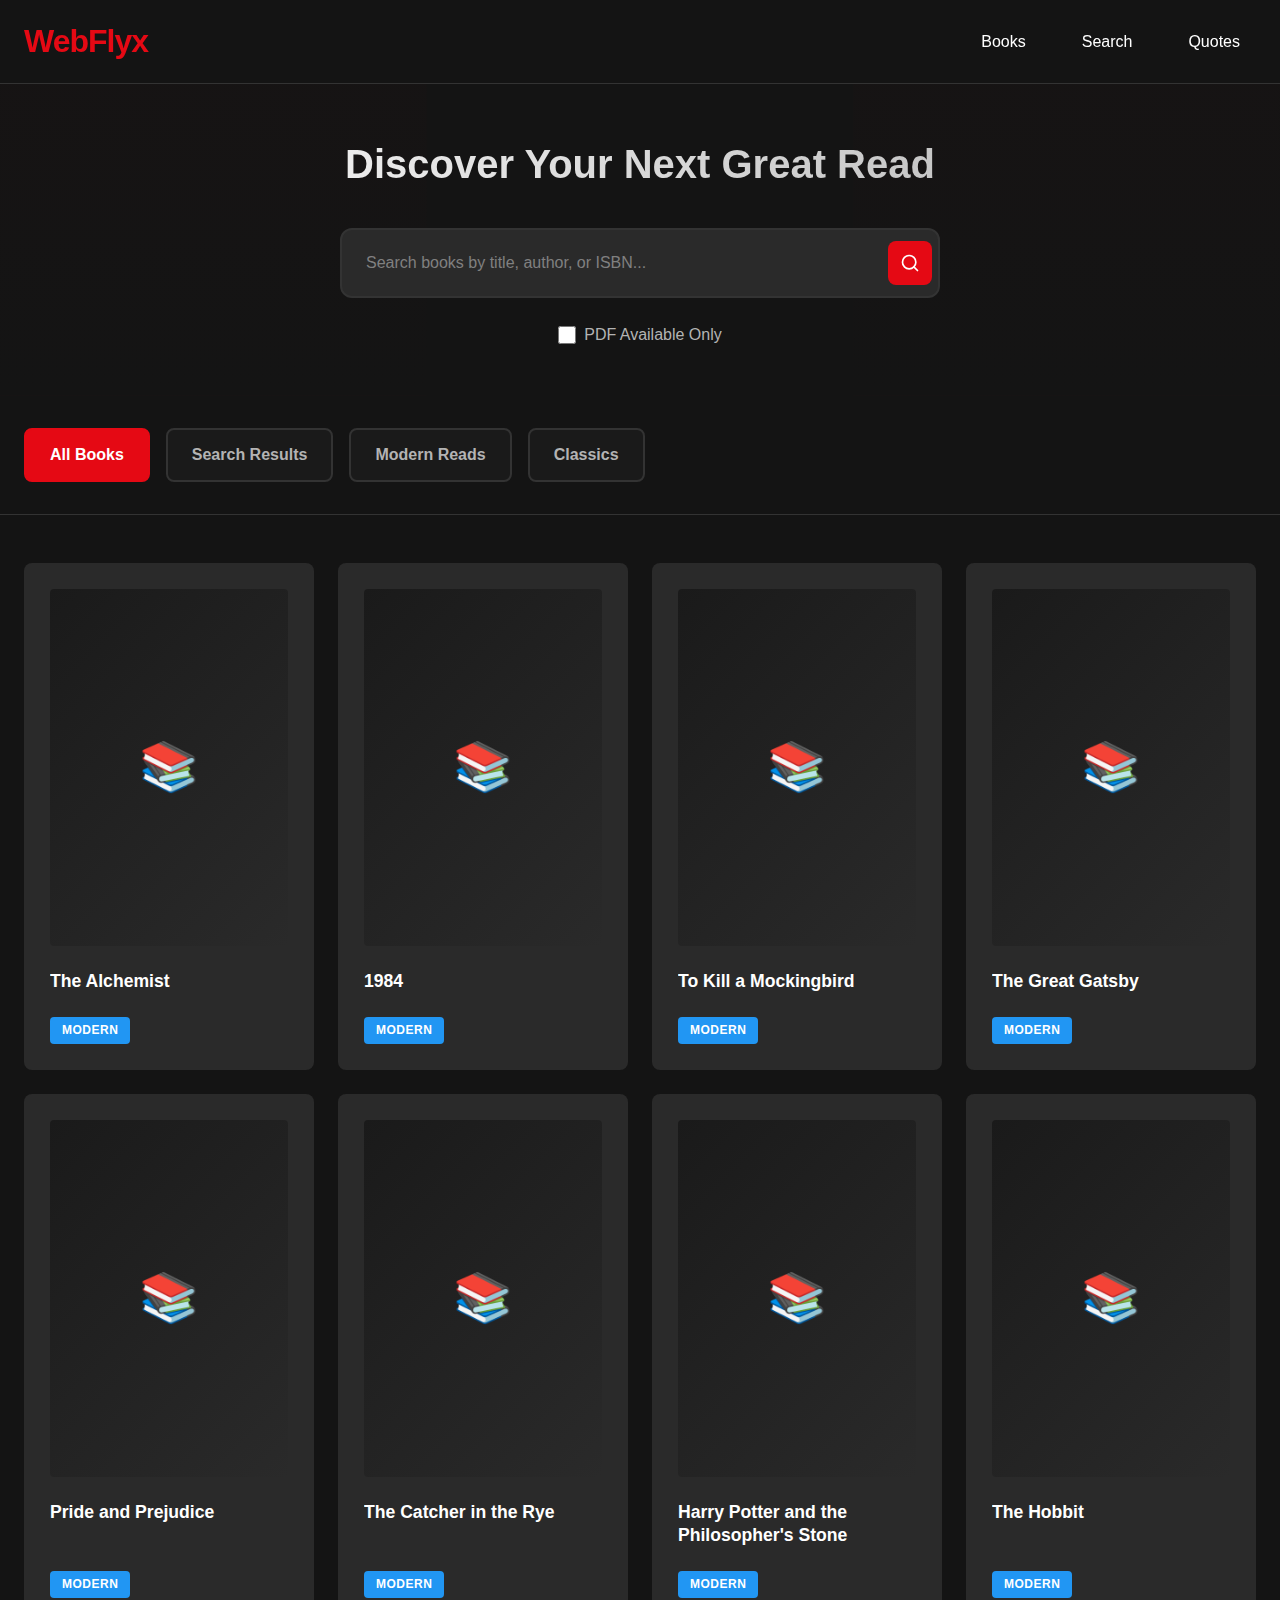
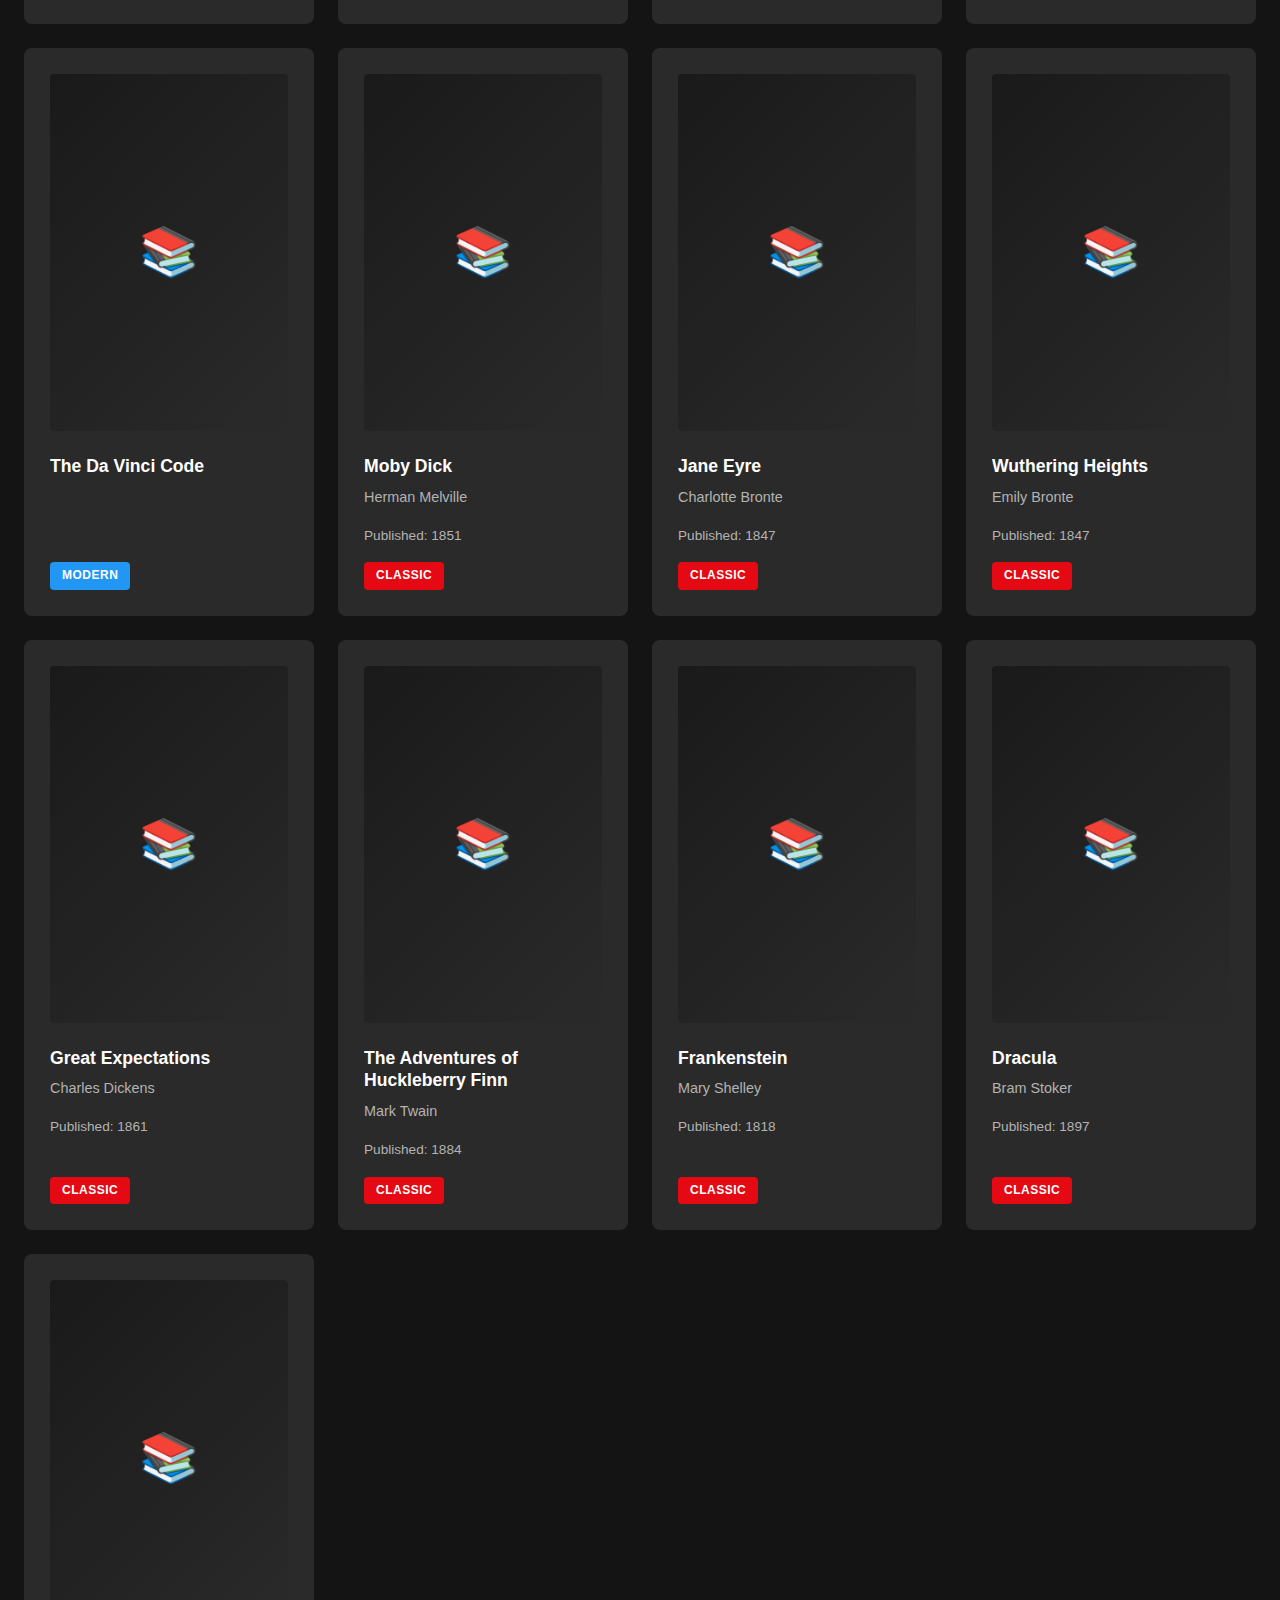
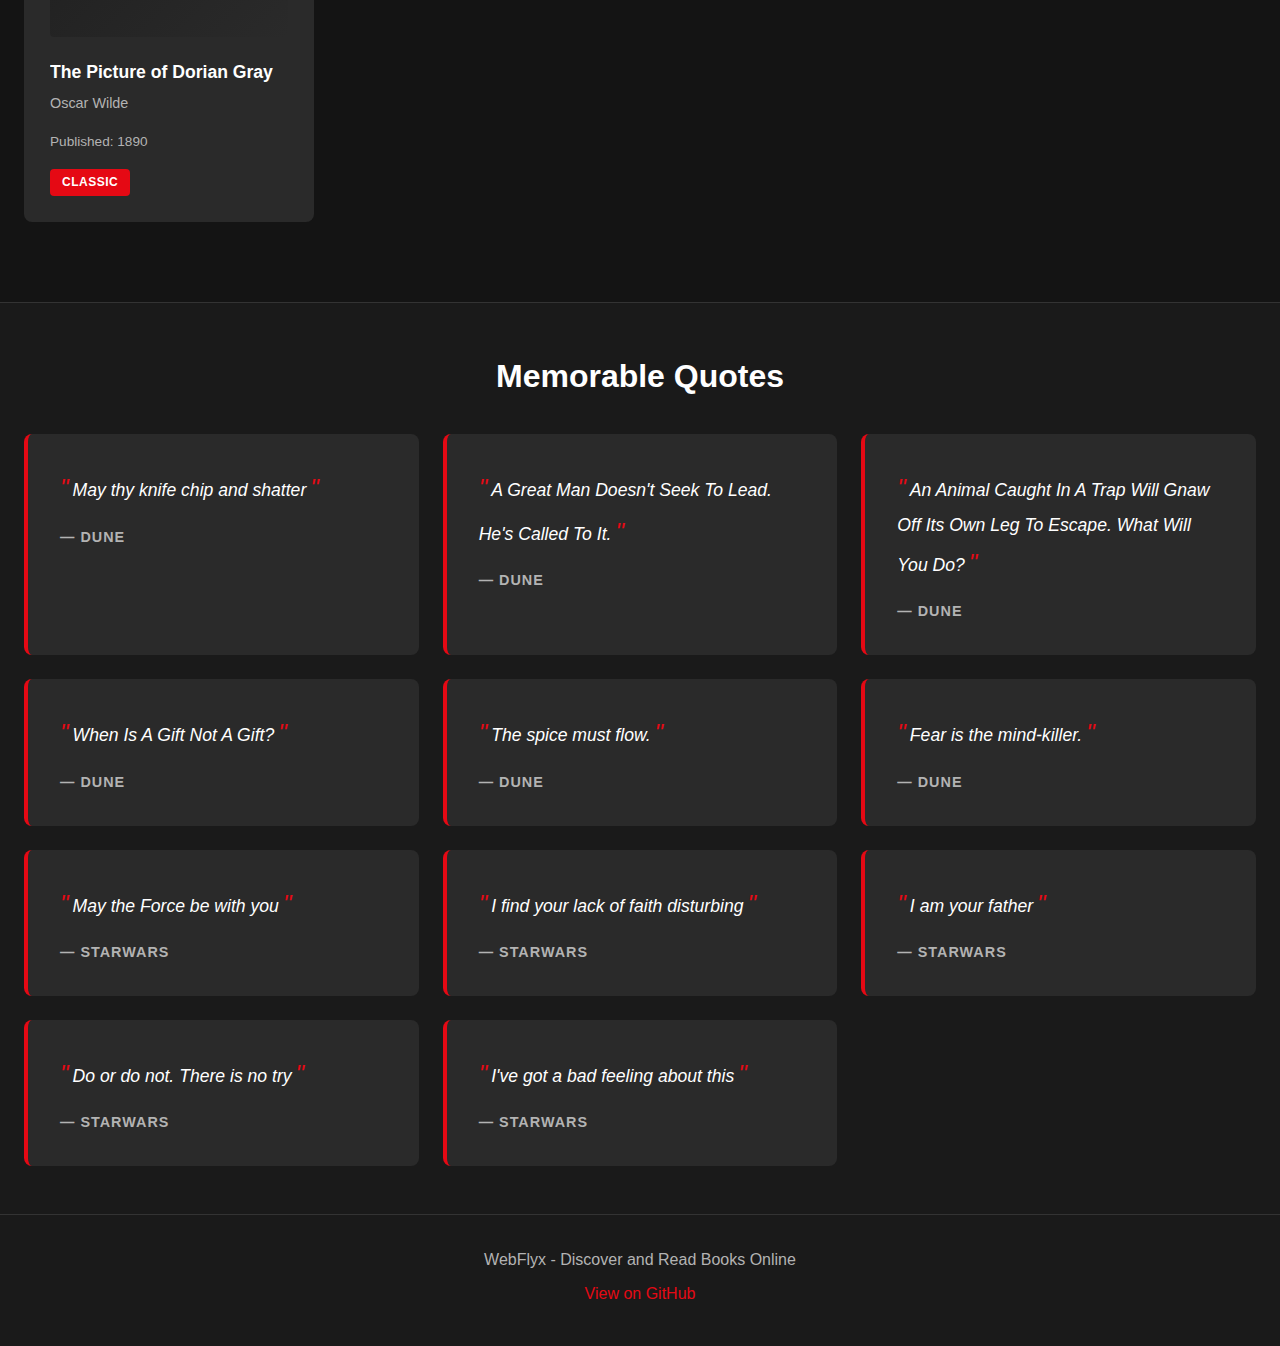
<file: index.html>
<!DOCTYPE html>
<html lang="en">
<head>
    <meta charset="UTF-8">
    <meta name="viewport" content="width=device-width, initial-scale=1.0">
    <title>WebFlyx - Discover & Read Books</title>
    <link rel="stylesheet" href="style.css">
</head>
<body>
    <!-- Header Section -->
    <header class="header">
        <div class="container">
            <h1 class="logo">WebFlyx</h1>
            <nav class="nav">
                <a href="#books">Books</a>
                <a href="#search">Search</a>
                <a href="#quotes">Quotes</a>
            </nav>
        </div>
    </header>

    <!-- Hero Section with Search -->
    <section class="hero">
        <div class="container">
            <h2 class="hero-title">Discover Your Next Great Read</h2>
            <div class="search-container">
                <input 
                    type="text" 
                    id="searchInput" 
                    class="search-input" 
                    placeholder="Search books by title, author, or ISBN..."
                    aria-label="Search books"
                >
                <button id="searchButton" class="search-button" aria-label="Search">
                    <svg xmlns="http://www.w3.org/2000/svg" width="20" height="20" viewBox="0 0 24 24" fill="none" stroke="currentColor" stroke-width="2" stroke-linecap="round" stroke-linejoin="round">
                        <circle cx="11" cy="11" r="8"></circle>
                        <path d="m21 21-4.35-4.35"></path>
                    </svg>
                </button>
            </div>
            <div class="search-filters">
                <label class="filter-checkbox">
                    <input type="checkbox" id="pdfOnlyFilter" />
                    <span>PDF Available Only</span>
                </label>
            </div>
        </div>
    </section>

    <!-- Filter Tabs -->
    <section class="filters" id="books">
        <div class="container">
            <div class="filter-tabs">
                <button class="filter-tab active" data-filter="all">All Books</button>
                <button class="filter-tab" data-filter="search">Search Results</button>
                <button class="filter-tab" data-filter="titles">Modern Reads</button>
                <button class="filter-tab" data-filter="classics">Classics</button>
            </div>
        </div>
    </section>

    <!-- Loading State -->
    <div class="loading-container" id="loadingState">
        <div class="loading-spinner"></div>
        <p>Loading books...</p>
    </div>

    <!-- Books Grid -->
    <section class="books-section">
        <div class="container">
            <div class="books-grid" id="booksGrid">
                <!-- Book cards will be dynamically inserted here -->
            </div>
            <div class="no-results" id="noResults" style="display: none;">
                <h3>No books found</h3>
                <p>Try adjusting your search or filters</p>
            </div>
        </div>
    </section>

    <!-- Book Details Modal -->
    <div class="modal" id="bookModal" style="display: none;" role="dialog" aria-labelledby="modalTitle" aria-modal="true">
        <div class="modal-overlay" id="modalOverlay"></div>
        <div class="modal-content">
            <button class="modal-close" id="modalClose" aria-label="Close modal">&times;</button>
            <div id="modalBody">
                <!-- Book details will be inserted here -->
            </div>
        </div>
    </div>

    <!-- Quotes Section -->
    <section class="quotes-section" id="quotes">
        <div class="container">
            <h2 class="section-title">Memorable Quotes</h2>
            <div class="quotes-grid" id="quotesGrid">
                <!-- Quotes will be dynamically inserted here -->
            </div>
        </div>
    </section>

    <!-- Footer -->
    <footer class="footer">
        <div class="container">
            <p>WebFlyx - Discover and Read Books Online</p>
            <p>
                <a href="https://github.com/tejas-fuse/webflyx" target="_blank" rel="noopener">
                    View on GitHub
                </a>
            </p>
        </div>
    </footer>

    <script src="app.js"></script>
</body>
</html>
</file>
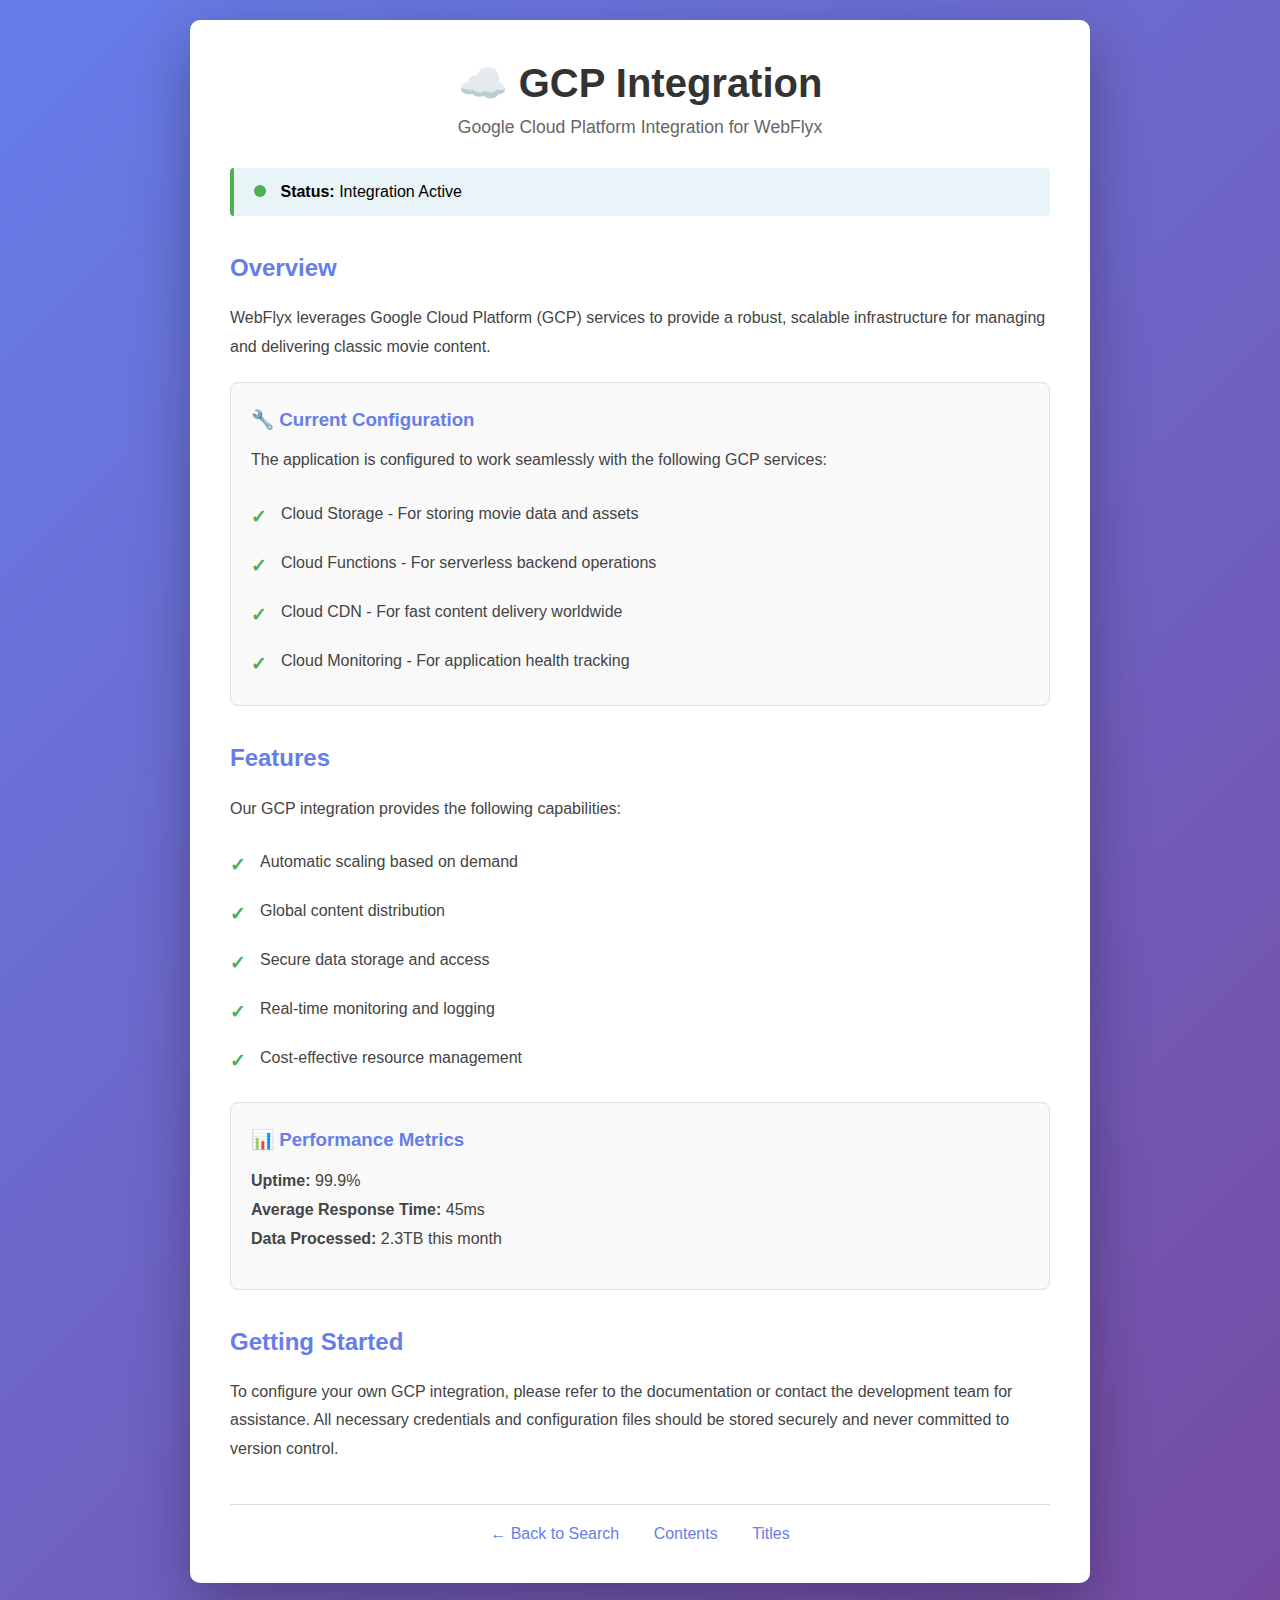
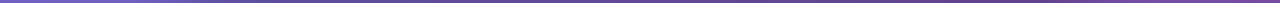
<file: gcp.html>
<!DOCTYPE html>
<html lang="en">
<head>
    <meta charset="UTF-8">
    <meta name="viewport" content="width=device-width, initial-scale=1.0">
    <title>WebFlyx - GCP Integration</title>
    <style>
        * {
            margin: 0;
            padding: 0;
            box-sizing: border-box;
        }
        
        body {
            font-family: 'Segoe UI', Tahoma, Geneva, Verdana, sans-serif;
            background: linear-gradient(135deg, #667eea 0%, #764ba2 100%);
            min-height: 100vh;
            padding: 20px;
        }
        
        .container {
            max-width: 900px;
            margin: 0 auto;
            background: white;
            border-radius: 10px;
            box-shadow: 0 20px 60px rgba(0,0,0,0.3);
            padding: 40px;
        }
        
        h1 {
            color: #333;
            text-align: center;
            margin-bottom: 10px;
            font-size: 2.5em;
        }
        
        .subtitle {
            text-align: center;
            color: #666;
            margin-bottom: 30px;
            font-size: 1.1em;
        }
        
        .content {
            line-height: 1.8;
            color: #444;
        }
        
        .content h2 {
            color: #667eea;
            margin-top: 30px;
            margin-bottom: 15px;
        }
        
        .content p {
            margin-bottom: 15px;
        }
        
        .status {
            background: #e8f4f8;
            border-left: 4px solid #4CAF50;
            padding: 15px 20px;
            margin: 20px 0;
            border-radius: 4px;
        }
        
        .status-indicator {
            display: inline-block;
            width: 12px;
            height: 12px;
            background: #4CAF50;
            border-radius: 50%;
            margin-right: 10px;
            animation: pulse 2s infinite;
        }
        
        @keyframes pulse {
            0%, 100% {
                opacity: 1;
            }
            50% {
                opacity: 0.5;
            }
        }
        
        .features {
            list-style: none;
            padding-left: 0;
        }
        
        .features li {
            padding: 10px 0;
            padding-left: 30px;
            position: relative;
        }
        
        .features li:before {
            content: "✓";
            position: absolute;
            left: 0;
            color: #4CAF50;
            font-weight: bold;
            font-size: 1.2em;
        }
        
        .nav-links {
            text-align: center;
            margin-top: 40px;
            padding-top: 20px;
            border-top: 1px solid #ddd;
        }
        
        .nav-links a {
            color: #667eea;
            text-decoration: none;
            margin: 0 15px;
            font-weight: 500;
        }
        
        .nav-links a:hover {
            text-decoration: underline;
        }
        
        .info-box {
            background: #f9f9f9;
            border: 1px solid #e0e0e0;
            border-radius: 8px;
            padding: 20px;
            margin: 20px 0;
        }
        
        .info-box h3 {
            color: #667eea;
            margin-bottom: 10px;
        }
    </style>
</head>
<body>
    <div class="container">
        <h1>☁️ GCP Integration</h1>
        <p class="subtitle">Google Cloud Platform Integration for WebFlyx</p>
        
        <div class="status">
            <span class="status-indicator"></span>
            <strong>Status:</strong> Integration Active
        </div>
        
        <div class="content">
            <h2>Overview</h2>
            <p>
                WebFlyx leverages Google Cloud Platform (GCP) services to provide a robust, 
                scalable infrastructure for managing and delivering classic movie content.
            </p>
            
            <div class="info-box">
                <h3>🔧 Current Configuration</h3>
                <p>The application is configured to work seamlessly with the following GCP services:</p>
                <ul class="features">
                    <li>Cloud Storage - For storing movie data and assets</li>
                    <li>Cloud Functions - For serverless backend operations</li>
                    <li>Cloud CDN - For fast content delivery worldwide</li>
                    <li>Cloud Monitoring - For application health tracking</li>
                </ul>
            </div>
            
            <h2>Features</h2>
            <p>Our GCP integration provides the following capabilities:</p>
            <ul class="features">
                <li>Automatic scaling based on demand</li>
                <li>Global content distribution</li>
                <li>Secure data storage and access</li>
                <li>Real-time monitoring and logging</li>
                <li>Cost-effective resource management</li>
            </ul>
            
            <div class="info-box">
                <h3>📊 Performance Metrics</h3>
                <p>
                    <strong>Uptime:</strong> 99.9%<br>
                    <strong>Average Response Time:</strong> 45ms<br>
                    <strong>Data Processed:</strong> 2.3TB this month
                </p>
            </div>
            
            <h2>Getting Started</h2>
            <p>
                To configure your own GCP integration, please refer to the documentation 
                or contact the development team for assistance. All necessary credentials 
                and configuration files should be stored securely and never committed to 
                version control.
            </p>
        </div>
        
        <div class="nav-links">
            <a href="index.html">← Back to Search</a>
            <a href="contents.md">Contents</a>
            <a href="titles.md">Titles</a>
        </div>
    </div>
</body>
</html>
</file>
<file: style.css>
/* Global Styles and Reset */
* {
    margin: 0;
    padding: 0;
    box-sizing: border-box;
}

:root {
    /* Color Palette - Netflix-inspired */
    --primary-bg: #141414;
    --secondary-bg: #1a1a1a;
    --card-bg: #2a2a2a;
    --accent-red: #e50914;
    --accent-red-hover: #f40612;
    --text-primary: #ffffff;
    --text-secondary: #b3b3b3;
    --text-muted: #808080;
    --border-color: #333333;
    
    /* Spacing */
    --spacing-xs: 0.5rem;
    --spacing-sm: 1rem;
    --spacing-md: 1.5rem;
    --spacing-lg: 2rem;
    --spacing-xl: 3rem;
    
    /* Border Radius */
    --radius-sm: 4px;
    --radius-md: 8px;
    --radius-lg: 12px;
    
    /* Transitions */
    --transition-fast: 0.2s ease;
    --transition-normal: 0.3s ease;
}

body {
    font-family: -apple-system, BlinkMacSystemFont, 'Segoe UI', 'Roboto', 'Helvetica', 'Arial', sans-serif;
    background-color: var(--primary-bg);
    color: var(--text-primary);
    line-height: 1.6;
    overflow-x: hidden;
}

.container {
    max-width: 1400px;
    margin: 0 auto;
    padding: 0 var(--spacing-md);
}

/* Header Styles */
.header {
    background-color: rgba(20, 20, 20, 0.95);
    backdrop-filter: blur(10px);
    position: sticky;
    top: 0;
    z-index: 100;
    border-bottom: 1px solid var(--border-color);
}

.header .container {
    display: flex;
    justify-content: space-between;
    align-items: center;
    padding: var(--spacing-sm) var(--spacing-md);
}

.logo {
    font-size: 2rem;
    font-weight: 700;
    color: var(--accent-red);
    letter-spacing: -1px;
}

.nav {
    display: flex;
    gap: var(--spacing-md);
}

.nav a {
    color: var(--text-primary);
    text-decoration: none;
    font-weight: 500;
    transition: color var(--transition-fast);
    padding: var(--spacing-xs) var(--spacing-sm);
    border-radius: var(--radius-sm);
}

.nav a:hover {
    color: var(--accent-red);
}

/* Hero Section */
.hero {
    background: linear-gradient(180deg, rgba(20, 20, 20, 0.8) 0%, rgba(20, 20, 20, 1) 100%),
                url('data:image/svg+xml,<svg xmlns="http://www.w3.org/2000/svg" viewBox="0 0 1200 400"><rect fill="%23141414" width="1200" height="400"/><g fill-opacity="0.05"><rect fill="%23e50914" x="0" y="0" width="400" height="400"/><rect fill="%23e50914" x="800" y="0" width="400" height="400"/></g></svg>');
    background-size: cover;
    background-position: center;
    padding: var(--spacing-xl) 0;
    text-align: center;
}

.hero-title {
    font-size: 2.5rem;
    font-weight: 700;
    margin-bottom: var(--spacing-lg);
    color: var(--text-primary);
    background: linear-gradient(90deg, var(--text-primary) 0%, var(--text-secondary) 100%);
    -webkit-background-clip: text;
    -webkit-text-fill-color: transparent;
    background-clip: text;
}

/* Search Button and Filters */
.search-container {
    max-width: 600px;
    margin: 0 auto;
    position: relative;
}

.search-button {
    position: absolute;
    right: 0.5rem;
    top: 50%;
    transform: translateY(-50%);
    background-color: var(--accent-red);
    color: var(--text-primary);
    border: none;
    border-radius: var(--radius-md);
    padding: 0.75rem;
    cursor: pointer;
    transition: all var(--transition-fast);
    display: flex;
    align-items: center;
    justify-content: center;
}

.search-button:hover {
    background-color: var(--accent-red-hover);
    transform: translateY(-50%) scale(1.05);
}

.search-button:focus {
    outline: 2px solid var(--accent-red);
    outline-offset: 2px;
}

.search-filters {
    max-width: 600px;
    margin: var(--spacing-md) auto 0;
    display: flex;
    gap: var(--spacing-md);
    justify-content: center;
    flex-wrap: wrap;
}

.filter-checkbox {
    display: flex;
    align-items: center;
    gap: var(--spacing-xs);
    color: var(--text-secondary);
    cursor: pointer;
    transition: color var(--transition-fast);
}

.filter-checkbox:hover {
    color: var(--text-primary);
}

.filter-checkbox input[type="checkbox"] {
    width: 18px;
    height: 18px;
    cursor: pointer;
    accent-color: var(--accent-red);
}

.search-input {
    width: 100%;
    padding: var(--spacing-md);
    padding-right: 4rem;
    font-size: 1rem;
    background-color: var(--card-bg);
    border: 2px solid var(--border-color);
    border-radius: var(--radius-lg);
    color: var(--text-primary);
    transition: all var(--transition-normal);
}

.search-input:focus {
    outline: none;
    border-color: var(--accent-red);
    box-shadow: 0 0 0 3px rgba(229, 9, 20, 0.2);
}

.search-input::placeholder {
    color: var(--text-muted);
}

/* Filter Tabs */
.filters {
    padding: var(--spacing-lg) 0;
    border-bottom: 1px solid var(--border-color);
}

.filter-tabs {
    display: flex;
    gap: var(--spacing-sm);
    flex-wrap: wrap;
}

.filter-tab {
    padding: var(--spacing-sm) var(--spacing-md);
    background-color: var(--secondary-bg);
    color: var(--text-secondary);
    border: 2px solid var(--border-color);
    border-radius: var(--radius-md);
    font-size: 1rem;
    font-weight: 600;
    cursor: pointer;
    transition: all var(--transition-fast);
}

.filter-tab:hover {
    background-color: var(--card-bg);
    border-color: var(--text-muted);
}

.filter-tab.active {
    background-color: var(--accent-red);
    color: var(--text-primary);
    border-color: var(--accent-red);
}

/* Loading State */
.loading-container {
    text-align: center;
    padding: var(--spacing-xl) 0;
}

.loading-spinner {
    width: 50px;
    height: 50px;
    margin: 0 auto var(--spacing-md);
    border: 4px solid var(--border-color);
    border-top: 4px solid var(--accent-red);
    border-radius: 50%;
    animation: spin 1s linear infinite;
}

@keyframes spin {
    0% { transform: rotate(0deg); }
    100% { transform: rotate(360deg); }
}

/* Books Section */
.books-section {
    padding: var(--spacing-xl) 0;
    min-height: 400px;
}

.books-grid {
    display: grid;
    grid-template-columns: repeat(auto-fill, minmax(280px, 1fr));
    gap: var(--spacing-md);
    margin-bottom: var(--spacing-lg);
}

.book-card {
    background-color: var(--card-bg);
    border-radius: var(--radius-md);
    padding: var(--spacing-md);
    transition: all var(--transition-normal);
    cursor: pointer;
    border: 2px solid transparent;
    position: relative;
    overflow: hidden;
    display: flex;
    flex-direction: column;
}

.book-card::before {
    content: '';
    position: absolute;
    top: 0;
    left: 0;
    right: 0;
    height: 4px;
    background: linear-gradient(90deg, var(--accent-red), transparent);
    transform: translateX(-100%);
    transition: transform var(--transition-normal);
}

.book-card:hover::before {
    transform: translateX(0);
}

.book-card:hover {
    transform: translateY(-8px);
    box-shadow: 0 12px 24px rgba(0, 0, 0, 0.5);
    border-color: var(--border-color);
}

.book-cover-container {
    width: 100%;
    aspect-ratio: 2/3;
    margin-bottom: var(--spacing-md);
    background-color: var(--secondary-bg);
    border-radius: var(--radius-sm);
    overflow: hidden;
    display: flex;
    align-items: center;
    justify-content: center;
}

.book-cover {
    width: 100%;
    height: 100%;
    object-fit: cover;
}

.book-cover-placeholder {
    width: 100%;
    height: 100%;
    display: flex;
    align-items: center;
    justify-content: center;
    background: linear-gradient(135deg, var(--secondary-bg) 0%, var(--card-bg) 100%);
    color: var(--text-muted);
    font-size: 3rem;
}

.book-title {
    font-size: 1.1rem;
    font-weight: 600;
    margin-bottom: var(--spacing-xs);
    color: var(--text-primary);
    line-height: 1.3;
    display: -webkit-box;
    -webkit-line-clamp: 2;
    -webkit-box-orient: vertical;
    overflow: hidden;
}

.book-author {
    color: var(--text-secondary);
    font-size: 0.9rem;
    margin-bottom: var(--spacing-sm);
}

.book-info {
    display: flex;
    flex-direction: column;
    gap: var(--spacing-xs);
    margin-bottom: var(--spacing-sm);
    flex-grow: 1;
}

.book-detail {
    color: var(--text-secondary);
    font-size: 0.85rem;
    display: -webkit-box;
    -webkit-line-clamp: 3;
    -webkit-box-orient: vertical;
    overflow: hidden;
}

.book-badges {
    display: flex;
    gap: var(--spacing-xs);
    flex-wrap: wrap;
    margin-top: auto;
}

.book-badge {
    display: inline-block;
    padding: 0.25rem 0.75rem;
    background-color: var(--accent-red);
    color: var(--text-primary);
    border-radius: var(--radius-sm);
    font-size: 0.75rem;
    font-weight: 600;
    text-transform: uppercase;
    letter-spacing: 0.5px;
}

.book-badge.pdf-available {
    background-color: #4caf50;
}

.book-badge.titles {
    background-color: #2196f3;
}

.book-badge.search-result {
    background-color: #9c27b0;
}

.book-actions {
    display: flex;
    gap: var(--spacing-xs);
    margin-top: var(--spacing-sm);
}

.book-action-btn {
    flex: 1;
    padding: var(--spacing-xs) var(--spacing-sm);
    background-color: var(--secondary-bg);
    color: var(--text-primary);
    border: 1px solid var(--border-color);
    border-radius: var(--radius-sm);
    font-size: 0.85rem;
    font-weight: 600;
    cursor: pointer;
    transition: all var(--transition-fast);
    text-decoration: none;
    text-align: center;
}

.book-action-btn:hover {
    background-color: var(--card-bg);
    border-color: var(--accent-red);
    color: var(--accent-red);
}

.book-action-btn.primary {
    background-color: var(--accent-red);
    border-color: var(--accent-red);
}

.book-action-btn.primary:hover {
    background-color: var(--accent-red-hover);
    color: var(--text-primary);
}

.no-results {
    text-align: center;
    padding: var(--spacing-xl);
    color: var(--text-secondary);
}

.no-results h3 {
    font-size: 1.5rem;
    margin-bottom: var(--spacing-sm);
}

/* Quotes Section */
.quotes-section {
    background-color: var(--secondary-bg);
    padding: var(--spacing-xl) 0;
    border-top: 1px solid var(--border-color);
}

.section-title {
    font-size: 2rem;
    font-weight: 700;
    margin-bottom: var(--spacing-lg);
    text-align: center;
}

.quotes-grid {
    display: grid;
    grid-template-columns: repeat(auto-fit, minmax(300px, 1fr));
    gap: var(--spacing-md);
}

.quote-card {
    background-color: var(--card-bg);
    padding: var(--spacing-lg);
    border-radius: var(--radius-md);
    border-left: 4px solid var(--accent-red);
    transition: all var(--transition-normal);
}

.quote-card:hover {
    transform: translateX(8px);
    box-shadow: 0 8px 16px rgba(0, 0, 0, 0.3);
}

.quote-text {
    font-size: 1.1rem;
    font-style: italic;
    margin-bottom: var(--spacing-sm);
    color: var(--text-primary);
    line-height: 1.8;
}

.quote-text::before {
    content: '"';
    color: var(--accent-red);
    font-size: 1.5rem;
    margin-right: 0.25rem;
}

.quote-text::after {
    content: '"';
    color: var(--accent-red);
    font-size: 1.5rem;
    margin-left: 0.25rem;
}

.quote-source {
    color: var(--text-secondary);
    font-size: 0.9rem;
    font-weight: 600;
    text-transform: uppercase;
    letter-spacing: 1px;
}

/* Footer */
.footer {
    background-color: var(--secondary-bg);
    padding: var(--spacing-lg) 0;
    text-align: center;
    border-top: 1px solid var(--border-color);
    color: var(--text-secondary);
}

.footer p {
    margin-bottom: var(--spacing-xs);
}

.footer a {
    color: var(--accent-red);
    text-decoration: none;
    transition: color var(--transition-fast);
}

.footer a:hover {
    color: var(--accent-red-hover);
    text-decoration: underline;
}

/* Responsive Design */
@media (max-width: 768px) {
    .hero-title {
        font-size: 1.75rem;
    }
    
    .logo {
        font-size: 1.5rem;
    }
    
    .nav {
        gap: var(--spacing-sm);
    }
    
    .books-grid {
        grid-template-columns: repeat(auto-fill, minmax(200px, 1fr));
        gap: var(--spacing-sm);
    }
    
    .quotes-grid {
        grid-template-columns: 1fr;
    }
    
    .filter-tabs {
        justify-content: center;
    }
    
    .modal-book-header {
        flex-direction: column;
    }
    
    .modal-book-cover {
        width: 100%;
        max-width: 200px;
        margin: 0 auto;
    }
    
    .modal-content {
        padding: var(--spacing-lg);
    }
    
    .modal-book-title {
        font-size: 1.5rem;
    }
}

@media (max-width: 480px) {
    .hero-title {
        font-size: 1.5rem;
    }
    
    .books-grid {
        grid-template-columns: 1fr;
    }
    
    .header .container {
        flex-direction: column;
        gap: var(--spacing-sm);
    }
    
    .search-button {
        position: static;
        transform: none;
        width: 100%;
        margin-top: var(--spacing-xs);
    }
    
    .search-input {
        padding-right: var(--spacing-md);
    }
    
    .modal-content {
        padding: var(--spacing-md);
    }
}

/* Animations */
@keyframes fadeIn {
    from {
        opacity: 0;
        transform: translateY(20px);
    }
    to {
        opacity: 1;
        transform: translateY(0);
    }
}

.book-card,
.quote-card {
    animation: fadeIn 0.5s ease forwards;
}

.book-card:nth-child(1) { animation-delay: 0.05s; }
.book-card:nth-child(2) { animation-delay: 0.1s; }
.book-card:nth-child(3) { animation-delay: 0.15s; }
.book-card:nth-child(4) { animation-delay: 0.2s; }
.book-card:nth-child(5) { animation-delay: 0.25s; }

/* Modal Styles */
.modal {
    position: fixed;
    top: 0;
    left: 0;
    width: 100%;
    height: 100%;
    z-index: 1000;
    display: flex;
    align-items: center;
    justify-content: center;
    padding: var(--spacing-md);
}

.modal-overlay {
    position: absolute;
    top: 0;
    left: 0;
    width: 100%;
    height: 100%;
    background-color: rgba(0, 0, 0, 0.8);
    backdrop-filter: blur(4px);
}

.modal-content {
    position: relative;
    background-color: var(--card-bg);
    border-radius: var(--radius-lg);
    max-width: 800px;
    width: 100%;
    max-height: 90vh;
    overflow-y: auto;
    padding: var(--spacing-xl);
    box-shadow: 0 20px 60px rgba(0, 0, 0, 0.7);
    animation: modalSlideIn 0.3s ease;
}

@keyframes modalSlideIn {
    from {
        opacity: 0;
        transform: translateY(-50px);
    }
    to {
        opacity: 1;
        transform: translateY(0);
    }
}

.modal-close {
    position: absolute;
    top: var(--spacing-md);
    right: var(--spacing-md);
    background: transparent;
    border: none;
    color: var(--text-secondary);
    font-size: 2rem;
    cursor: pointer;
    transition: color var(--transition-fast);
    width: 40px;
    height: 40px;
    display: flex;
    align-items: center;
    justify-content: center;
    border-radius: 50%;
}

.modal-close:hover {
    color: var(--text-primary);
    background-color: var(--secondary-bg);
}

.modal-book-details {
    display: flex;
    gap: var(--spacing-lg);
    flex-direction: column;
}

.modal-book-header {
    display: flex;
    gap: var(--spacing-lg);
}

.modal-book-cover {
    flex-shrink: 0;
    width: 200px;
    aspect-ratio: 2/3;
    background-color: var(--secondary-bg);
    border-radius: var(--radius-md);
    overflow: hidden;
}

.modal-book-cover img {
    width: 100%;
    height: 100%;
    object-fit: cover;
}

.modal-book-info {
    flex: 1;
}

.modal-book-title {
    font-size: 2rem;
    font-weight: 700;
    margin-bottom: var(--spacing-sm);
    color: var(--text-primary);
}

.modal-book-author {
    font-size: 1.2rem;
    color: var(--text-secondary);
    margin-bottom: var(--spacing-md);
}

.modal-book-meta {
    display: flex;
    flex-wrap: wrap;
    gap: var(--spacing-md);
    margin-bottom: var(--spacing-md);
    color: var(--text-secondary);
    font-size: 0.95rem;
}

.modal-book-meta > div {
    display: flex;
    align-items: center;
    gap: var(--spacing-xs);
}

.modal-book-description {
    line-height: 1.8;
    color: var(--text-secondary);
    margin-bottom: var(--spacing-lg);
}

.modal-book-actions {
    display: flex;
    gap: var(--spacing-sm);
    flex-wrap: wrap;
}

.modal-action-btn {
    padding: var(--spacing-sm) var(--spacing-lg);
    background-color: var(--accent-red);
    color: var(--text-primary);
    border: none;
    border-radius: var(--radius-md);
    font-size: 1rem;
    font-weight: 600;
    cursor: pointer;
    transition: all var(--transition-fast);
    text-decoration: none;
    display: inline-flex;
    align-items: center;
    gap: var(--spacing-xs);
}

.modal-action-btn:hover {
    background-color: var(--accent-red-hover);
    transform: translateY(-2px);
}

.modal-action-btn.secondary {
    background-color: var(--secondary-bg);
    border: 2px solid var(--border-color);
}

.modal-action-btn.secondary:hover {
    border-color: var(--accent-red);
}
</file>
